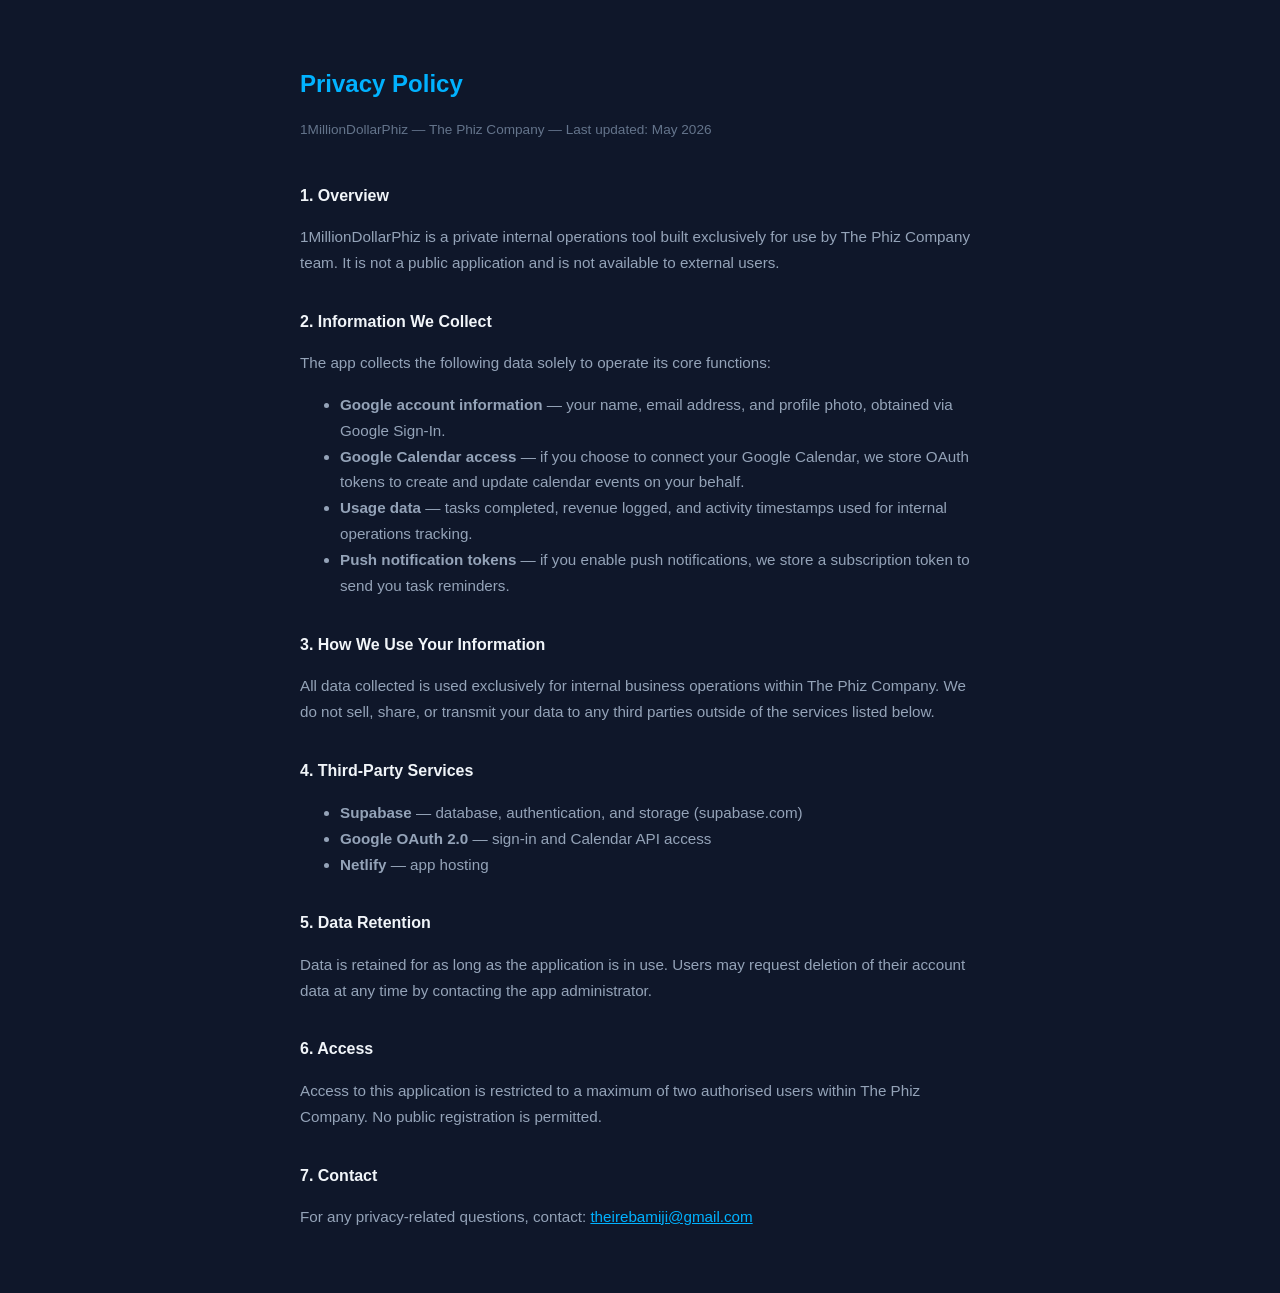
<file: privacy.html>
<!DOCTYPE html>
<html lang="en">
<head>
  <meta charset="UTF-8" />
  <meta name="viewport" content="width=device-width, initial-scale=1.0" />
  <title>Privacy Policy — 1MillionDollarPhiz</title>
  <style>
    body { font-family: -apple-system, BlinkMacSystemFont, 'Segoe UI', sans-serif; background: #0F172A; color: #CBD5E1; max-width: 680px; margin: 0 auto; padding: 48px 24px; line-height: 1.7; }
    h1 { color: #01B2FF; font-size: 1.5rem; margin-bottom: 4px; }
    h2 { color: #F1F5F9; font-size: 1rem; margin-top: 32px; }
    p, li { font-size: 0.95rem; color: #94A3B8; }
    a { color: #01B2FF; }
    .meta { color: #64748B; font-size: 0.85rem; margin-bottom: 40px; }
  </style>
</head>
<body>
  <h1>Privacy Policy</h1>
  <p class="meta">1MillionDollarPhiz &mdash; The Phiz Company &mdash; Last updated: May 2026</p>

  <h2>1. Overview</h2>
  <p>1MillionDollarPhiz is a private internal operations tool built exclusively for use by The Phiz Company team. It is not a public application and is not available to external users.</p>

  <h2>2. Information We Collect</h2>
  <p>The app collects the following data solely to operate its core functions:</p>
  <ul>
    <li><strong>Google account information</strong> — your name, email address, and profile photo, obtained via Google Sign-In.</li>
    <li><strong>Google Calendar access</strong> — if you choose to connect your Google Calendar, we store OAuth tokens to create and update calendar events on your behalf.</li>
    <li><strong>Usage data</strong> — tasks completed, revenue logged, and activity timestamps used for internal operations tracking.</li>
    <li><strong>Push notification tokens</strong> — if you enable push notifications, we store a subscription token to send you task reminders.</li>
  </ul>

  <h2>3. How We Use Your Information</h2>
  <p>All data collected is used exclusively for internal business operations within The Phiz Company. We do not sell, share, or transmit your data to any third parties outside of the services listed below.</p>

  <h2>4. Third-Party Services</h2>
  <ul>
    <li><strong>Supabase</strong> — database, authentication, and storage (supabase.com)</li>
    <li><strong>Google OAuth 2.0</strong> — sign-in and Calendar API access</li>
    <li><strong>Netlify</strong> — app hosting</li>
  </ul>

  <h2>5. Data Retention</h2>
  <p>Data is retained for as long as the application is in use. Users may request deletion of their account data at any time by contacting the app administrator.</p>

  <h2>6. Access</h2>
  <p>Access to this application is restricted to a maximum of two authorised users within The Phiz Company. No public registration is permitted.</p>

  <h2>7. Contact</h2>
  <p>For any privacy-related questions, contact: <a href="mailto:theirebamiji@gmail.com">theirebamiji@gmail.com</a></p>
</body>
</html>
</file>
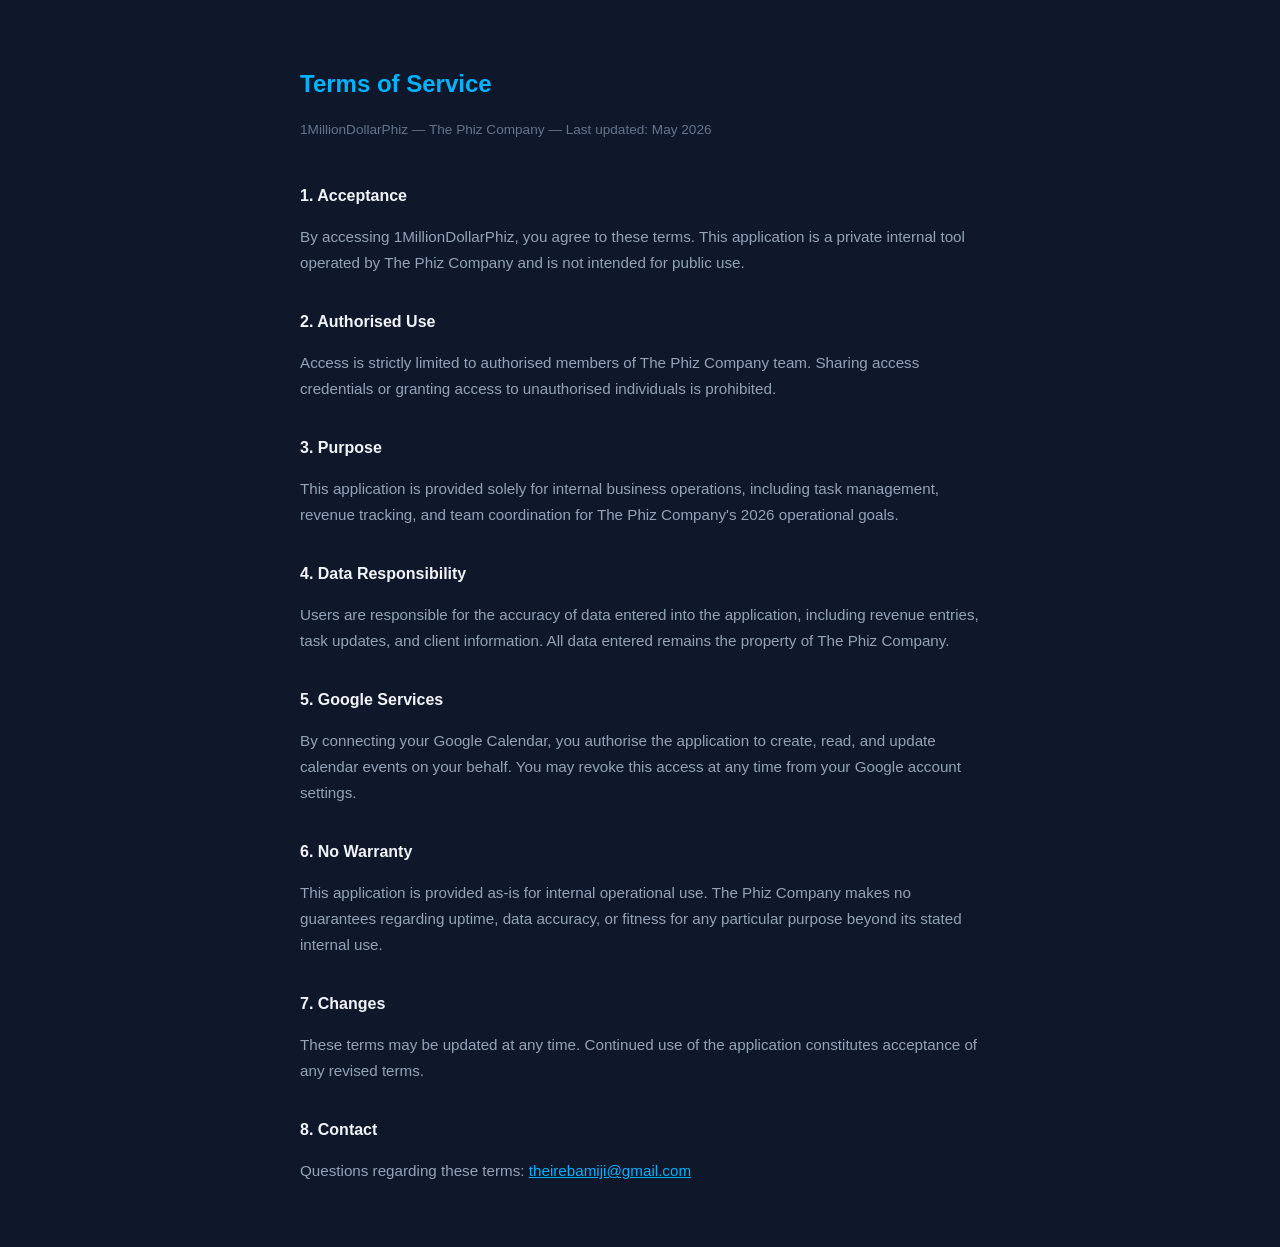
<file: terms.html>
<!DOCTYPE html>
<html lang="en">
<head>
  <meta charset="UTF-8" />
  <meta name="viewport" content="width=device-width, initial-scale=1.0" />
  <title>Terms of Service — 1MillionDollarPhiz</title>
  <style>
    body { font-family: -apple-system, BlinkMacSystemFont, 'Segoe UI', sans-serif; background: #0F172A; color: #CBD5E1; max-width: 680px; margin: 0 auto; padding: 48px 24px; line-height: 1.7; }
    h1 { color: #01B2FF; font-size: 1.5rem; margin-bottom: 4px; }
    h2 { color: #F1F5F9; font-size: 1rem; margin-top: 32px; }
    p, li { font-size: 0.95rem; color: #94A3B8; }
    a { color: #01B2FF; }
    .meta { color: #64748B; font-size: 0.85rem; margin-bottom: 40px; }
  </style>
</head>
<body>
  <h1>Terms of Service</h1>
  <p class="meta">1MillionDollarPhiz &mdash; The Phiz Company &mdash; Last updated: May 2026</p>

  <h2>1. Acceptance</h2>
  <p>By accessing 1MillionDollarPhiz, you agree to these terms. This application is a private internal tool operated by The Phiz Company and is not intended for public use.</p>

  <h2>2. Authorised Use</h2>
  <p>Access is strictly limited to authorised members of The Phiz Company team. Sharing access credentials or granting access to unauthorised individuals is prohibited.</p>

  <h2>3. Purpose</h2>
  <p>This application is provided solely for internal business operations, including task management, revenue tracking, and team coordination for The Phiz Company's 2026 operational goals.</p>

  <h2>4. Data Responsibility</h2>
  <p>Users are responsible for the accuracy of data entered into the application, including revenue entries, task updates, and client information. All data entered remains the property of The Phiz Company.</p>

  <h2>5. Google Services</h2>
  <p>By connecting your Google Calendar, you authorise the application to create, read, and update calendar events on your behalf. You may revoke this access at any time from your Google account settings.</p>

  <h2>6. No Warranty</h2>
  <p>This application is provided as-is for internal operational use. The Phiz Company makes no guarantees regarding uptime, data accuracy, or fitness for any particular purpose beyond its stated internal use.</p>

  <h2>7. Changes</h2>
  <p>These terms may be updated at any time. Continued use of the application constitutes acceptance of any revised terms.</p>

  <h2>8. Contact</h2>
  <p>Questions regarding these terms: <a href="mailto:theirebamiji@gmail.com">theirebamiji@gmail.com</a></p>
</body>
</html>
</file>
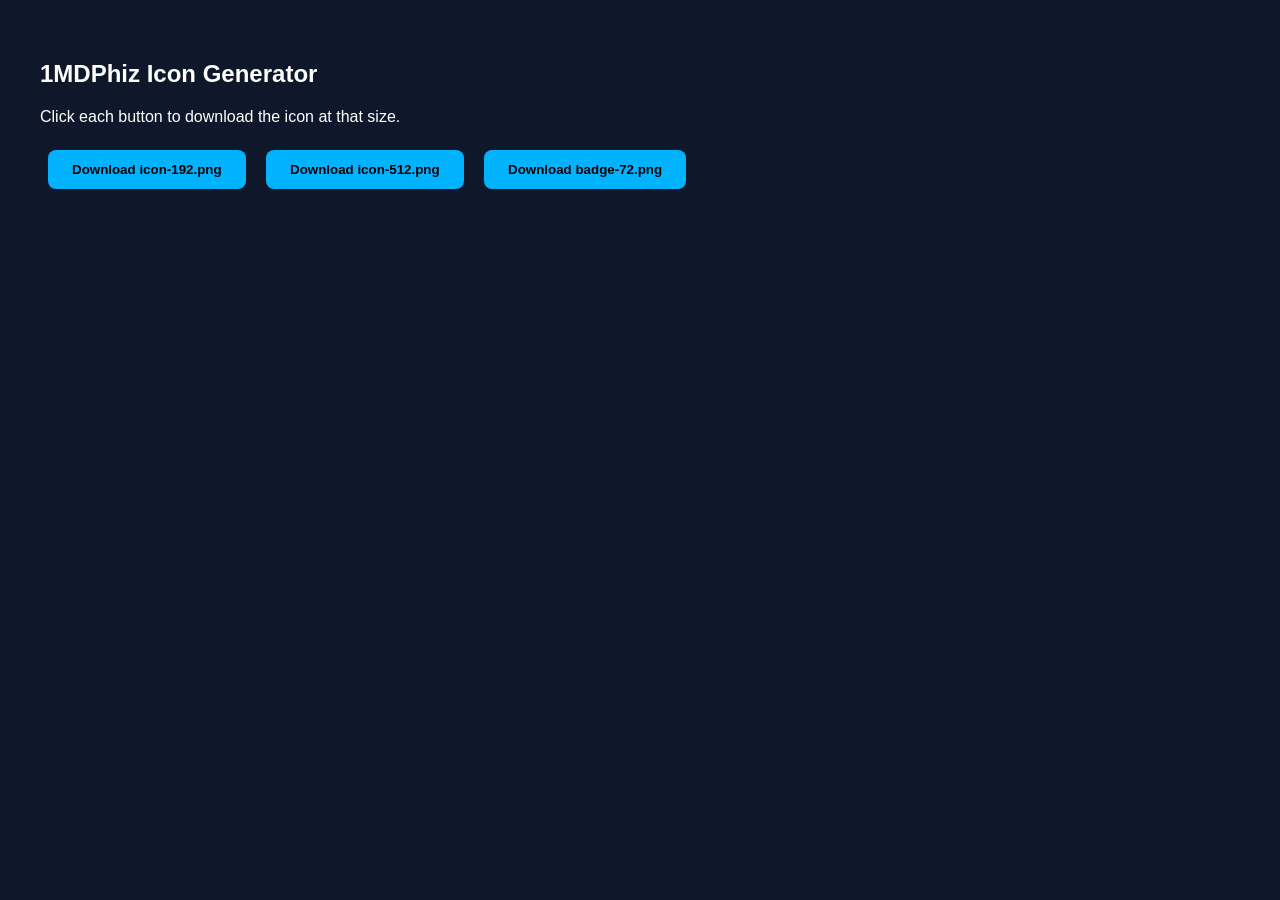
<file: icons/generate-icons.html>
<!DOCTYPE html>
<!-- Open this file in a browser to generate and download PNG icons -->
<html>
<head><title>Icon Generator</title></head>
<body style="background:#0F172A;padding:2rem;font-family:sans-serif;color:white;">
  <h2>1MDPhiz Icon Generator</h2>
  <p>Click each button to download the icon at that size.</p>

  <canvas id="c192" width="192" height="192" style="display:none;"></canvas>
  <canvas id="c512" width="512" height="512" style="display:none;"></canvas>

  <button onclick="generate(192)" style="margin:8px;padding:12px 24px;background:#01B2FF;border:none;border-radius:8px;cursor:pointer;font-weight:bold;">Download icon-192.png</button>
  <button onclick="generate(512)" style="margin:8px;padding:12px 24px;background:#01B2FF;border:none;border-radius:8px;cursor:pointer;font-weight:bold;">Download icon-512.png</button>
  <button onclick="generate(72, 'badge-72')" style="margin:8px;padding:12px 24px;background:#01B2FF;border:none;border-radius:8px;cursor:pointer;font-weight:bold;">Download badge-72.png</button>

  <script>
    function generate(size, name) {
      const id = name || `icon-${size}`;
      const canvas = document.createElement('canvas');
      canvas.width = size;
      canvas.height = size;
      const ctx = canvas.getContext('2d');
      const s = size;
      const r = s * 0.22; // border radius ratio

      // Background: PHIZ Blue circle
      ctx.beginPath();
      ctx.arc(s/2, s/2, s/2, 0, Math.PI * 2);
      ctx.fillStyle = '#01B2FF';
      ctx.fill();

      // Draw P shape
      ctx.strokeStyle = 'white';
      ctx.lineWidth = s * 0.12;
      ctx.lineCap = 'round';
      ctx.lineJoin = 'round';

      const lx = s * 0.28;
      const topY = s * 0.25;
      const botY = s * 0.75;
      const midY = s * 0.50;
      const rx = s * 0.72;

      // Vertical stroke
      ctx.beginPath();
      ctx.moveTo(lx, topY);
      ctx.lineTo(lx, botY);
      ctx.stroke();

      // P curve
      ctx.beginPath();
      ctx.moveTo(lx, topY);
      ctx.bezierCurveTo(lx, topY, rx, topY, rx, midY);
      ctx.bezierCurveTo(rx, botY * 0.85, lx, botY * 0.80, lx, midY);
      ctx.stroke();

      // Cinnamon red dot
      ctx.beginPath();
      ctx.arc(lx, botY, s * 0.07, 0, Math.PI * 2);
      ctx.fillStyle = '#C63B10';
      ctx.fill();

      // Download
      const link = document.createElement('a');
      link.download = `${id}.png`;
      link.href = canvas.toDataURL('image/png');
      link.click();
    }
  </script>
</body>
</html>
</file>
